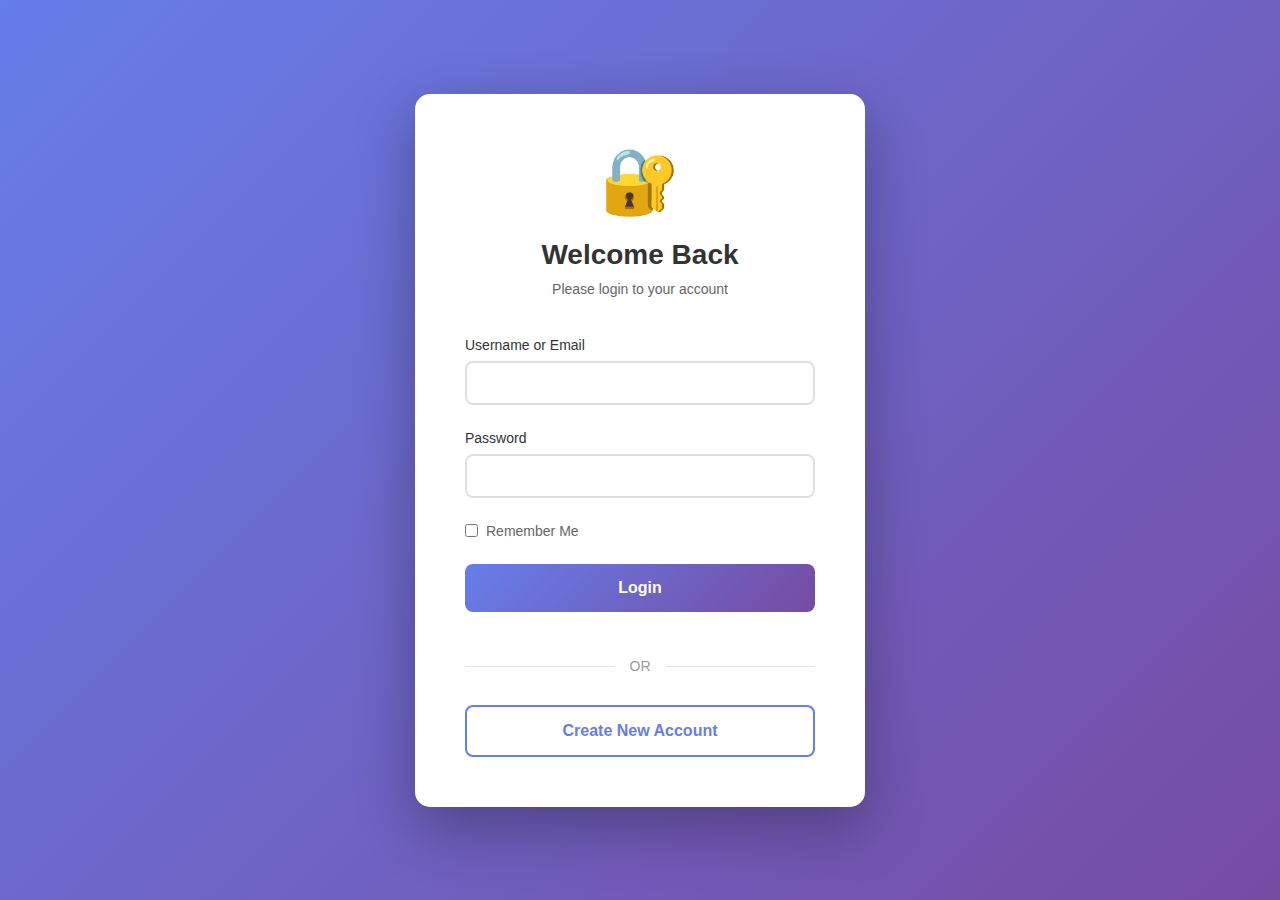
<file: login.html>
<!DOCTYPE html>
<html lang="en">
<head>
    <meta charset="UTF-8">
    <meta name="viewport" content="width=device-width, initial-scale=1.0">
    <title>Login</title>
    <style>
        * {
            margin: 0;
            padding: 0;
            box-sizing: border-box;
        }

        body {
            font-family: 'Segoe UI', Tahoma, Geneva, Verdana, sans-serif;
            background: linear-gradient(135deg, #667eea 0%, #764ba2 100%);
            min-height: 100vh;
            display: flex;
            justify-content: center;
            align-items: center;
            padding: 20px;
        }

        .container {
            background: white;
            border-radius: 15px;
            box-shadow: 0 20px 60px rgba(0, 0, 0, 0.3);
            padding: 50px;
            width: 100%;
            max-width: 450px;
        }

        .header {
            text-align: center;
            margin-bottom: 40px;
        }

        .icon {
            font-size: 64px;
            margin-bottom: 20px;
        }

        h1 {
            color: #333;
            margin-bottom: 10px;
            font-size: 28px;
        }

        .subtitle {
            color: #666;
            font-size: 14px;
        }

        .form-group {
            margin-bottom: 25px;
        }

        label {
            display: block;
            margin-bottom: 8px;
            color: #333;
            font-weight: 500;
            font-size: 14px;
        }

        input[type="text"],
        input[type="password"] {
            width: 100%;
            padding: 12px 15px;
            border: 2px solid #e0e0e0;
            border-radius: 8px;
            font-size: 14px;
            transition: all 0.3s ease;
        }

        input[type="text"]:focus,
        input[type="password"]:focus {
            outline: none;
            border-color: #667eea;
            box-shadow: 0 0 0 3px rgba(102, 126, 234, 0.1);
        }

        .remember-me {
            display: flex;
            align-items: center;
            margin-bottom: 25px;
            font-size: 14px;
            color: #666;
        }

        .remember-me input[type="checkbox"] {
            margin-right: 8px;
            cursor: pointer;
        }

        .login-btn {
            width: 100%;
            background: linear-gradient(135deg, #667eea 0%, #764ba2 100%);
            color: white;
            border: none;
            padding: 15px;
            border-radius: 8px;
            font-size: 16px;
            font-weight: 600;
            cursor: pointer;
            transition: transform 0.2s ease, box-shadow 0.3s ease;
            margin-bottom: 15px;
        }

        .login-btn:hover:not(:disabled) {
            transform: translateY(-2px);
            box-shadow: 0 10px 20px rgba(102, 126, 234, 0.3);
        }

        .login-btn:disabled {
            opacity: 0.5;
            cursor: not-allowed;
        }

        .divider {
            text-align: center;
            margin: 30px 0;
            position: relative;
        }

        .divider::before {
            content: '';
            position: absolute;
            left: 0;
            top: 50%;
            width: 100%;
            height: 1px;
            background: #e0e0e0;
        }

        .divider span {
            background: white;
            padding: 0 15px;
            color: #999;
            font-size: 14px;
            position: relative;
            z-index: 1;
        }

        .register-section {
            text-align: center;
        }

        .register-btn {
            width: 100%;
            background: white;
            color: #667eea;
            border: 2px solid #667eea;
            padding: 15px;
            border-radius: 8px;
            font-size: 16px;
            font-weight: 600;
            cursor: pointer;
            transition: all 0.3s ease;
        }

        .register-btn:hover {
            background: #667eea;
            color: white;
            transform: translateY(-2px);
            box-shadow: 0 10px 20px rgba(102, 126, 234, 0.3);
        }

        .error-message {
            background: #fee;
            color: #c33;
            padding: 12px;
            border-radius: 8px;
            margin-bottom: 20px;
            font-size: 14px;
            display: none;
        }

        .error-message.show {
            display: block;
        }

        @media (max-width: 768px) {
            .container {
                padding: 30px 20px;
            }
        }
    </style>
</head>
<body>
    <div class="container">
        <div class="header">
            <div class="icon">🔐</div>
            <h1>Welcome Back</h1>
            <p class="subtitle">Please login to your account</p>
        </div>

        <div class="error-message" id="errorMessage"></div>

        <form id="loginForm">
            <div class="form-group">
                <label for="username">Username or Email</label>
                <input type="text" id="username" name="username" required autocomplete="username">
            </div>

            <div class="form-group">
                <label for="password">Password</label>
                <input type="password" id="password" name="password" required autocomplete="current-password">
            </div>

            <label class="remember-me">
                <input type="checkbox" id="rememberMe">
                Remember Me
            </label>

            <button type="submit" class="login-btn" id="loginBtn">Login</button>
        </form>

        <div class="divider">
            <span>OR</span>
        </div>

        <div class="register-section">
            <button type="button" class="register-btn" onclick="window.location.href='/register'">
                Create New Account
            </button>
        </div>
    </div>

    <script>
        const loginForm = document.getElementById('loginForm');
        const errorMessage = document.getElementById('errorMessage');
        const loginBtn = document.getElementById('loginBtn');

        // 显示错误信息
        function showError(message) {
            errorMessage.textContent = message;
            errorMessage.classList.add('show');
            setTimeout(() => {
                errorMessage.classList.remove('show');
            }, 5000);
        }

        // 表单提交
        loginForm.addEventListener('submit', async (e) => {
            e.preventDefault();
            
            const username = document.getElementById('username').value.trim();
            const password = document.getElementById('password').value;
            const rememberMe = document.getElementById('rememberMe').checked;

            if (!username || !password) {
                showError('请填写用户名和密码');
                return;
            }

            // 禁用按钮防止重复提交
            loginBtn.disabled = true;
            loginBtn.textContent = '登录中...';

            try {
                const response = await fetch('/api/login', {
                    method: 'POST',
                    headers: {
                        'Content-Type': 'application/json',
                    },
                    body: JSON.stringify({
                        username: username,
                        password: password,
                        rememberMe: rememberMe
                    })
                });

                const result = await response.json();

                if (!response.ok) {
                    throw new Error(result.detail || 'Login failed');
                }

                // Login successful, save token and user data
                if (result.token) {
                    localStorage.setItem('token', result.token);
                }
                localStorage.setItem('userData', JSON.stringify(result.data));

                // 直接跳转到个人主页
                window.location.href = '/dashboard';

            } catch (error) {
                console.error('登录错误:', error);
                showError(error.message);
            } finally {
                loginBtn.disabled = false;
                loginBtn.textContent = 'Login';
            }
        });

        // Enter key shortcut for login
        document.addEventListener('keypress', (e) => {
            if (e.key === 'Enter' && !loginBtn.disabled) {
                loginForm.dispatchEvent(new Event('submit'));
            }
        });
    </script>
</body>
</html>
</file>
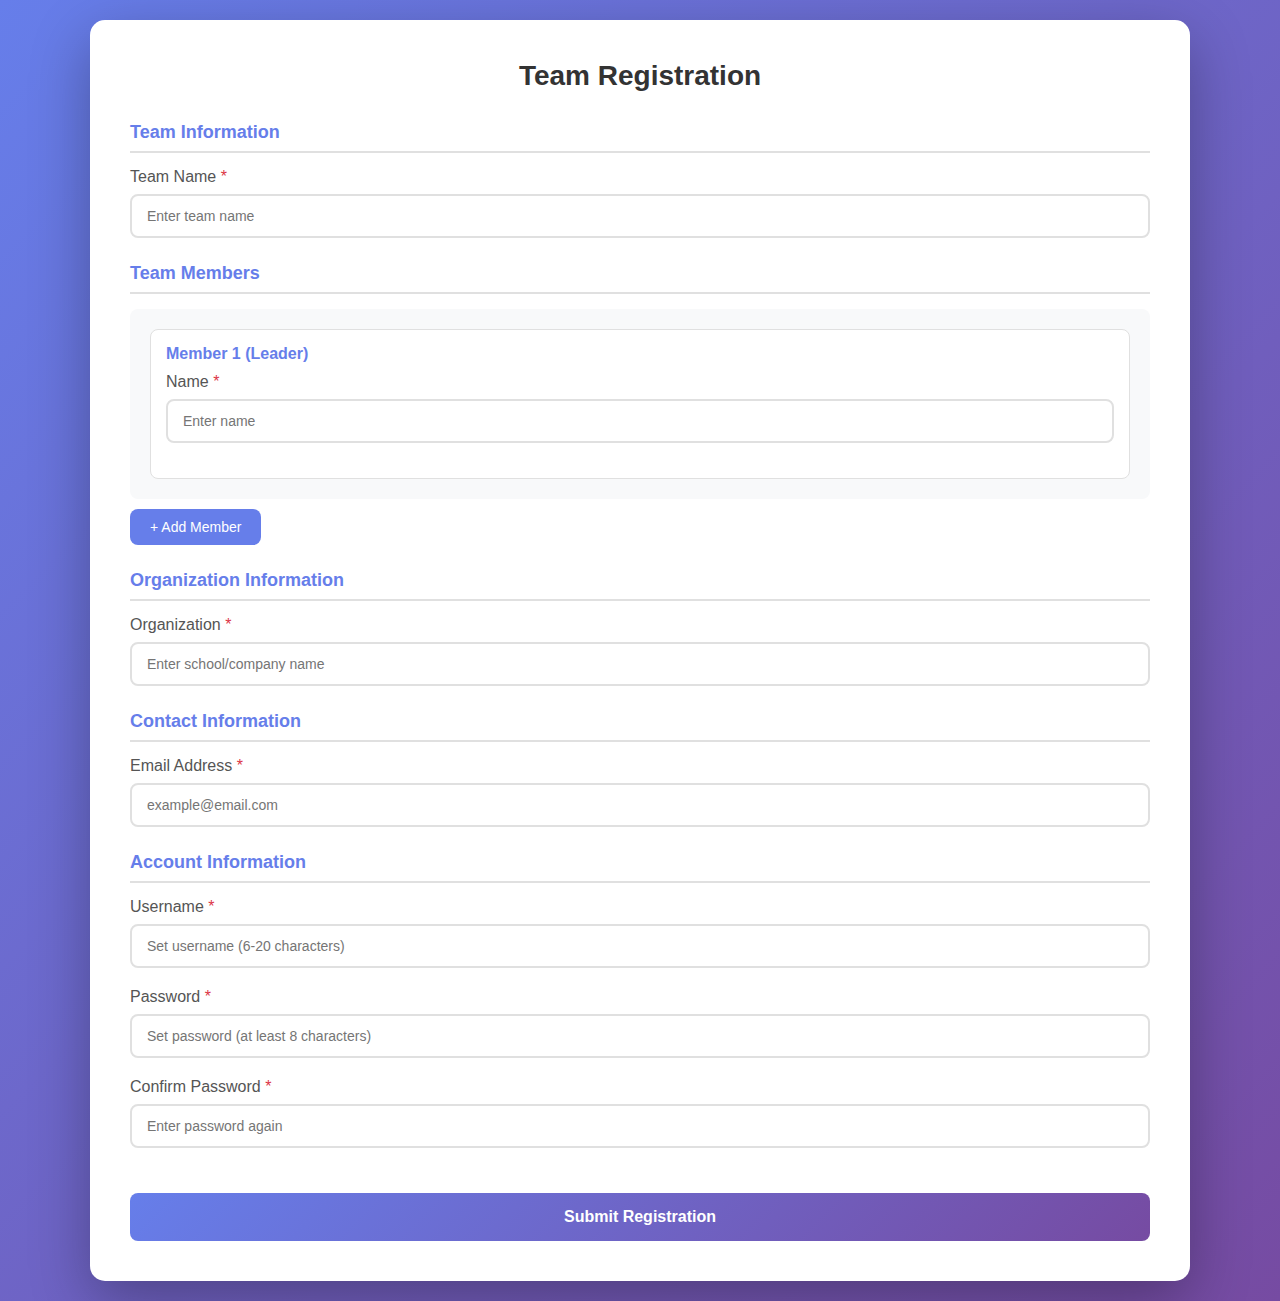
<file: register.html>
<!DOCTYPE html>
<html lang="en">
<head>
    <meta charset="UTF-8">
    <meta name="viewport" content="width=device-width, initial-scale=1.0">
    <title>Team Registration</title>
    <style>
        * {
            margin: 0;
            padding: 0;
            box-sizing: border-box;
        }

        body {
            font-family: 'Segoe UI', Tahoma, Geneva, Verdana, sans-serif;
            background: linear-gradient(135deg, #667eea 0%, #764ba2 100%);
            min-height: 100vh;
            display: flex;
            justify-content: center;
            align-items: center;
            padding: 20px;
        }

        .container {
            background: white;
            border-radius: 15px;
            box-shadow: 0 20px 60px rgba(0, 0, 0, 0.3);
            padding: 40px;
            width: 100%;
            max-width: 1100px;
        }

        h1 {
            text-align: center;
            color: #333;
            margin-bottom: 30px;
            font-size: 28px;
        }

        .form-section {
            margin-bottom: 25px;
        }

        .section-title {
            color: #667eea;
            font-size: 18px;
            font-weight: 600;
            margin-bottom: 15px;
            padding-bottom: 8px;
            border-bottom: 2px solid #e0e0e0;
        }

        .form-group {
            margin-bottom: 20px;
        }

        label {
            display: block;
            margin-bottom: 8px;
            color: #555;
            font-weight: 500;
        }

        input[type="text"],
        input[type="email"],
        input[type="password"],
        textarea {
            width: 100%;
            padding: 12px 15px;
            border: 2px solid #e0e0e0;
            border-radius: 8px;
            font-size: 14px;
            transition: all 0.3s ease;
            font-family: inherit;
        }

        input:focus,
        textarea:focus {
            outline: none;
            border-color: #667eea;
            box-shadow: 0 0 0 3px rgba(102, 126, 234, 0.1);
        }

        textarea {
            resize: vertical;
            min-height: 80px;
        }

        .team-members {
            background: #f8f9fa;
            padding: 20px;
            border-radius: 8px;
            margin-top: 10px;
        }

        .member-item {
            background: white;
            padding: 15px;
            border-radius: 8px;
            margin-bottom: 15px;
            border: 1px solid #e0e0e0;
        }

        .member-item:last-child {
            margin-bottom: 0;
        }

        .member-header {
            font-weight: 600;
            color: #667eea;
            margin-bottom: 10px;
        }

        .add-member-btn {
            background: #667eea;
            color: white;
            border: none;
            padding: 10px 20px;
            border-radius: 8px;
            cursor: pointer;
            font-size: 14px;
            margin-top: 10px;
            transition: background 0.3s ease;
        }

        .add-member-btn:hover {
            background: #5568d3;
        }

        .remove-member-btn {
            background: #dc3545;
            color: white;
            border: none;
            padding: 5px 15px;
            border-radius: 5px;
            cursor: pointer;
            font-size: 12px;
            float: right;
            transition: background 0.3s ease;
        }

        .remove-member-btn:hover {
            background: #c82333;
        }

        .submit-btn {
            width: 100%;
            background: linear-gradient(135deg, #667eea 0%, #764ba2 100%);
            color: white;
            border: none;
            padding: 15px;
            border-radius: 8px;
            font-size: 16px;
            font-weight: 600;
            cursor: pointer;
            transition: transform 0.2s ease, box-shadow 0.3s ease;
            margin-top: 20px;
        }

        .submit-btn:hover {
            transform: translateY(-2px);
            box-shadow: 0 10px 20px rgba(102, 126, 234, 0.3);
        }

        .submit-btn:active {
            transform: translateY(0);
        }

        .required {
            color: #dc3545;
        }

        @media (max-width: 768px) {
            .container {
                padding: 25px;
            }

            h1 {
                font-size: 24px;
            }
        }
    </style>
</head>
<body>
    <div class="container">
        <h1>Team Registration</h1>
        <form id="registerForm">
            <!-- 团队信息 -->
            <div class="form-section">
                <div class="section-title">Team Information</div>
                <div class="form-group">
                    <label for="teamName">Team Name <span class="required">*</span></label>
                    <input type="text" id="teamName" name="teamName" required placeholder="Enter team name">
                </div>
            </div>

            <!-- 队员信息 -->
            <div class="form-section">
                <div class="section-title">Team Members</div>
                <div id="membersContainer" class="team-members">
                    <div class="member-item" data-member="1">
                        <div class="member-header">Member 1 (Leader)</div>
                        <div class="form-group">
                            <label>Name <span class="required">*</span></label>
                            <input type="text" name="member1Name" required placeholder="Enter name">
                        </div>
                    </div>
                </div>
                <button type="button" class="add-member-btn" onclick="addMember()">+ Add Member</button>
            </div>

            <!-- 单位信息 -->
            <div class="form-section">
                <div class="section-title">Organization Information</div>
                <div class="form-group">
                    <label for="organization">Organization <span class="required">*</span></label>
                    <input type="text" id="organization" name="organization" required placeholder="Enter school/company name">
                </div>
            </div>

            <!-- 联系信息 -->
            <div class="form-section">
                <div class="section-title">Contact Information</div>
                <div class="form-group">
                    <label for="email">Email Address <span class="required">*</span></label>
                    <input type="email" id="email" name="email" required placeholder="example@email.com">
                </div>
            </div>

            <!-- 账号信息 -->
            <div class="form-section">
                <div class="section-title">Account Information</div>
                <div class="form-group">
                    <label for="username">Username <span class="required">*</span></label>
                    <input type="text" id="username" name="username" required placeholder="Set username (6-20 characters)" minlength="6" maxlength="20">
                </div>
                <div class="form-group">
                    <label for="password">Password <span class="required">*</span></label>
                    <input type="password" id="password" name="password" required placeholder="Set password (at least 8 characters)" minlength="8">
                </div>
                <div class="form-group">
                    <label for="confirmPassword">Confirm Password <span class="required">*</span></label>
                    <input type="password" id="confirmPassword" name="confirmPassword" required placeholder="Enter password again" minlength="8">
                </div>
            </div>

            <button type="submit" class="submit-btn">Submit Registration</button>
        </form>
    </div>

    <script>
        let memberCount = 1;

        // 添加队员
        function addMember() {
            memberCount++;
            const membersContainer = document.getElementById('membersContainer');
            const memberItem = document.createElement('div');
            memberItem.className = 'member-item';
            memberItem.setAttribute('data-member', memberCount);
            memberItem.innerHTML = `
                <div class="member-header">
                    Member ${memberCount}
                    <button type="button" class="remove-member-btn" onclick="removeMember(this)">Remove</button>
                </div>
                <div class="form-group">
                    <label>Name <span class="required">*</span></label>
                    <input type="text" name="member${memberCount}Name" required placeholder="Enter name">
                </div>
            `;
            membersContainer.appendChild(memberItem);
        }

        // 删除队员
        function removeMember(btn) {
            const memberItem = btn.closest('.member-item');
            if (document.querySelectorAll('.member-item').length > 1) {
                memberItem.remove();
                updateMemberNumbers();
            } else {
                alert('At least one member must be kept!');
            }
        }

        // 更新队员编号
        function updateMemberNumbers() {
            const members = document.querySelectorAll('.member-item');
            members.forEach((member, index) => {
                const header = member.querySelector('.member-header');
                if (index === 0) {
                    header.innerHTML = 'Member 1 (Leader)';
                } else {
                    header.innerHTML = `Member ${index + 1}<button type="button" class="remove-member-btn" onclick="removeMember(this)">Remove</button>`;
                }
            });
        }

        // 表单提交
        document.getElementById('registerForm').addEventListener('submit', function(e) {
            e.preventDefault();
            
            // 验证密码
            const password = document.getElementById('password').value;
            const confirmPassword = document.getElementById('confirmPassword').value;
            
            if (password !== confirmPassword) {
                alert('Passwords do not match, please try again!');
                return;
            }

            // 收集表单数据
            const data = {};
            
            // 基本信息 - 直接从表单元素获取
            data.teamName = document.getElementById('teamName').value;
            data.organization = document.getElementById('organization').value;
            data.orgAddress = '';  // 当前表单中没有这个字段
            data.email = document.getElementById('email').value;
            data.username = document.getElementById('username').value;
            data.password = document.getElementById('password').value;
            
            // 队员信息 - 直接从每个 member-item 中读取实际的 input
            data.members = [];
            const memberItems = document.querySelectorAll('.member-item');
            memberItems.forEach((item, index) => {
                // 直接从当前 item 中查找 input 元素
                const nameInput = item.querySelector('input[name*="Name"]');
                if (nameInput && nameInput.value) {
                    data.members.push({
                        name: nameInput.value,
                        contact: '',  // 当前表单中没有联系方式字段
                        isLeader: index === 0
                    });
                }
            });

            console.log('Data to be submitted:', data);  // For debugging

            // Submit to server
            fetch('/api/register', {
                method: 'POST',
                headers: {
                    'Content-Type': 'application/json',
                },
                body: JSON.stringify(data)
            })
            .then(response => {
                if (!response.ok) {
                    return response.json().then(err => {
                        throw new Error(err.detail || 'Registration failed');
                    });
                }
                return response.json();
            })
            .then(result => {
                alert('Verification code has been sent to your email!\nPlease check your email and enter the code to complete registration.');
                // Redirect to verification page with email
                window.location.href = '/verify?email=' + encodeURIComponent(data.email);
            })
            .catch(error => {
                console.error('Registration error:', error);
                alert('Registration failed: ' + error.message);
            });
        });
    </script>
</body>
</html>
</file>
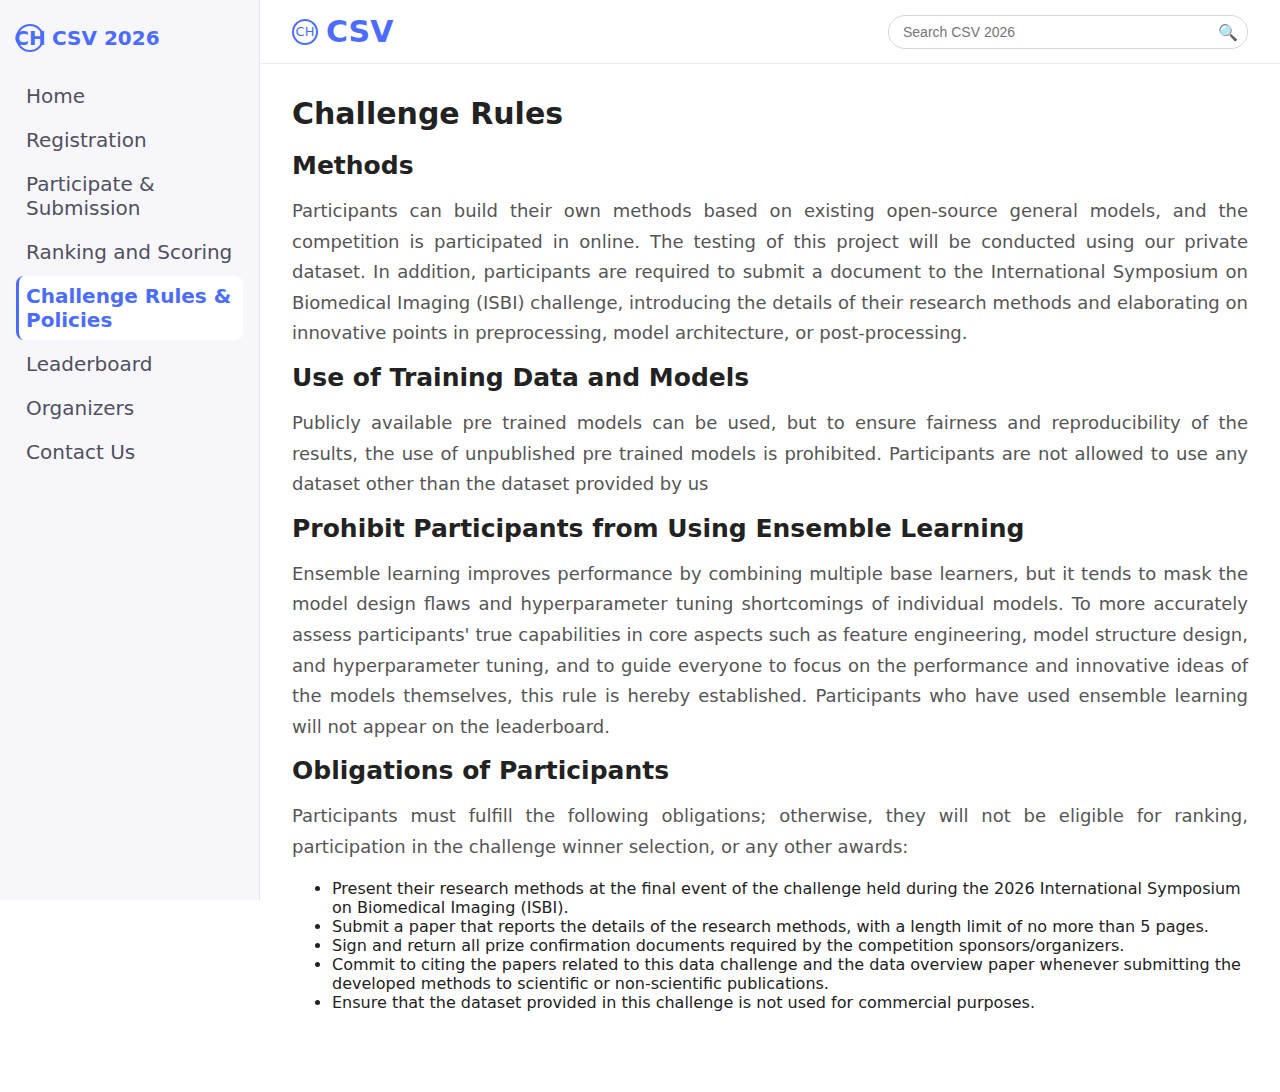
<file: front_website/rules.html>
<!DOCTYPE html>
<html lang="en">
<head>
  <meta charset="UTF-8">
  <title>CSV 2026 Challenge - Rules</title>
  <meta name="viewport" content="width=device-width, initial-scale=1">
  <!-- 和首页共用同一个 CSS -->
  <link rel="stylesheet" href="main.css">
</head>
<body>
  <div class="app-layout">
    <!-- 左侧栏 -->
    <aside class="sidebar">
      <div class="sidebar-header">
        <div class="sidebar-logo-mark">CH</div>
        <span class="sidebar-title">CSV 2026</span>
      </div>

      <nav class="sidebar-nav">
        <a href="index.html" class="nav-item">Home</a>
        <a href="registration.html" class="nav-item">Registration</a>
        <a href="participate.html" class="nav-item">Participate &amp; Submission</a>
        <a href="assessment.html" class="nav-item">Ranking and Scoring</a>
        <a href="rules.html" class="nav-item active">Challenge Rules &amp; Policies</a>
        <a href="leaderboard.html" class="nav-item">Leaderboard</a>
        <a href="organizers.html" class="nav-item">Organizers</a>
        <a href="contact.html" class="nav-item">Contact Us</a>
      </nav>
    </aside>

    <!-- 右侧区域 -->
    <div class="content-area">
      <!-- 顶部条 -->
      <header class="top-bar">
        <div class="top-brand">
          <span class="top-logo-mark">CH</span>
          <span class="top-title">CSV</span>
        </div>
        <div class="search-box">
          <input type="search" class="search-input" placeholder="Search CSV 2026">
          <span class="search-icon">🔍</span>
        </div>
      </header>
      <main class="main-content">
        <h1 class="page-title">Challenge Rules</h1>

        <h2 class="subtitle">Methods</h2>
        <p>
          Participants can build their own methods based on existing open-source general models, and the 
          competition is participated in online. The testing of this project will be conducted using our 
          private dataset. In addition, participants are required to submit a document to the International 
          Symposium on Biomedical Imaging (ISBI) challenge, introducing the details of their research methods 
          and elaborating on innovative points in preprocessing, model architecture, or post-processing.
        </p>

        <h2 class="subtitle">Use of Training Data and Models</h2>
        <p>
          Publicly available pre trained models can be used, but to ensure fairness and reproducibility of the 
          results, the use of unpublished pre trained models is prohibited. Participants are not allowed to use 
          any dataset other than the dataset provided by us
        </p>

        <h2 class="subtitle">Prohibit Participants from Using Ensemble Learning</h2>
        <p>
          Ensemble learning improves performance by combining multiple base learners, but it tends to mask the model 
          design flaws and hyperparameter tuning shortcomings of individual models. To more accurately assess participants' 
          true capabilities in core aspects such as feature engineering, model structure design, and hyperparameter tuning, 
          and to guide everyone to focus on the performance and innovative ideas of the models themselves, this rule is hereby 
          established. Participants who have used ensemble learning will not appear on the leaderboard.
        </p>

        <h2 class="subtitle">Obligations of Participants</h2>
        <p>
          Participants must fulfill the following obligations; otherwise, they will not be eligible for ranking, participation 
          in the challenge winner selection, or any other awards:
        </p>
        <ul>
        <li>Present their research methods at the final event of the challenge held during the 2026 International Symposium on Biomedical Imaging (ISBI).</li>
        <li>Submit a paper that reports the details of the research methods, with a length limit of no more than 5 pages.</li>
        <li>Sign and return all prize confirmation documents required by the competition sponsors/organizers.</li>
        <li>Commit to citing the papers related to this data challenge and the data overview paper whenever submitting the developed methods to scientific or non-scientific publications.</li>
        <li>Ensure that the dataset provided in this challenge is not used for commercial purposes.</li>
      </ul>
      </main>
    </div>
  </div>
</body>
</html>
</file>
<file: front_website/main.css>
:root {
  --primary: #4b6cff;
  --sidebar-bg: #f7f6fb;
  --sidebar-border: #e2e1f0;
  --text-main: #222222;
  --text-muted: #555555;
  --link: #4b6cff;
}

/* 全局基础样式 */
* {
  box-sizing: border-box;
}

body {
  margin: 0;
  font-family: -apple-system, BlinkMacSystemFont, "Segoe UI", system-ui,
    sans-serif;
  color: var(--text-main);
  background: #ffffff;
}

a {
  color: var(--link);
  text-decoration: none;
}

a:hover {
  text-decoration: underline;
}

/* 布局 */
.app-layout {
  display: flex;
  min-height: 100vh;
}

/* 左侧栏加宽 */
.sidebar {
  width: 260px;
  background: var(--sidebar-bg);
  border-right: 1px solid var(--sidebar-border);
  padding: 24px 16px;
  display: flex;
  flex-direction: column;
  gap: 24px;

  /* 关键：滚动时固定在视口左侧 */
  position: sticky;
  top: 0;
  align-self: flex-start;
  height: 100vh;       /* 占满屏幕高度 */
  overflow-y: auto;    /* 菜单很多时，侧栏内部可以单独滚动 */
}

/* 左上角标题 */
.sidebar-header {
  display: flex;
  align-items: center;
  gap: 8px;
}

.sidebar-logo-mark {
  width: 28px;
  height: 28px;
  border-radius: 50%;
  border: 2px solid var(--primary);
  display: flex;
  align-items: center;
  justify-content: center;
  font-size: 20px;
  color: var(--primary);
  font-weight: 600;
}

.sidebar-title {
  font-weight: 700;
  font-size: 20px;
  color: var(--primary);
}

/* 左侧导航 */
.sidebar-nav {
  display: flex;
  flex-direction: column;
  gap: 4px;
  font-size: 20px;
}

.nav-item {
  display: block;
  padding: 8px 10px;
  border-radius: 8px;
  color: #505060;
}

.nav-item:hover {
  background: #ecebfb;
}

.nav-item.active {
  background: #ffffff;
  color: var(--primary);
  font-weight: 600;
  border-left: 3px solid var(--primary);
  padding-left: 7px;
}

/* 右侧区域 */
.content-area {
  flex: 1;
  display: flex;
  flex-direction: column;
  min-width: 0;
}

/* 顶部栏 */
.top-bar {
  display: flex;
  align-items: center;
  justify-content: space-between;
  padding: 14px 32px;
  border-bottom: 1px solid #ececf3;
}

.top-brand {
  display: flex;
  align-items: center;
  gap: 8px;
}

.top-logo-mark {
  width: 26px;
  height: 26px;
  border-radius: 50%;
  border: 2px solid var(--primary);
  display: inline-flex;
  align-items: center;
  justify-content: center;
  font-size: 13px;
  color: var(--primary);
}

.top-title {
  font-weight: 600;
  font-size: 30px;
  color: var(--primary);
}

/* 搜索框 */
.search-box {
  position: relative;             /* 作为结果浮层的定位容器 */
  display: flex;
  align-items: center;
  max-width: 360px;
  width: 100%;
}

.search-input {
  width: 100%;
  padding: 8px 34px 8px 14px;
  border-radius: 999px;
  border: 1px solid #d5d5e5;
  font-size: 14px;
  outline: none;
}

.search-input:focus {
  border-color: var(--primary);
  box-shadow: 0 0 0 2px rgba(75, 108, 255, 0.2);
}

.search-icon {
  position: absolute;
  right: 10px;
  top: 50%;
  transform: translateY(-50%);
  font-size: 16px;
  color: #a0a0b5;
  pointer-events: none;
}

/* 正文区域 */
.main-content {
  max-width: 1200px;          /* 正文最大宽度 */
  margin: 32px auto 64px;
  padding: 0 32px;
}

.page-title {
  font-size: 30px;
  font-weight: 600;
  margin: 0 0 20px;
}

/* 横幅图片：自定义大小 + 居中 */
.hero-center {
  text-align: center;          /* 让图片居中 */
  margin: 8px 0 28px;
}

/*
 * 这里就是图片大小控制：
 * - width: 900px      → 正常情况下的“理想”宽度，你可以随意改，比如 800、1000
 * - max-width: calc(100vw - 320px)
 *   100vw  是视口宽度
 *   320px ≈ 左侧栏260px + 右侧内边距/安全间距
 *   这样可以防止太窄屏幕时出现横向滚动条
 */
.hero-img {
  display: inline-block;
  width: 1100px;                         /* ✅ 自定义大小，想多大改这里 */
  max-width: calc(100vw - 320px);       /* ✅ 窄屏时自动缩小，避免横向滚动 */
  height: auto;
  border-radius: 10px;                  /* 可选：圆角 */
}

/* 副标题 & 正文文字 */
.subtitle {
  font-size: 25px;
  font-weight: 600;
  margin: 0 0 16px;
}

.main-content p {
  font-size: 18px;
  line-height: 1.7;
  color: var(--text-muted);
  margin: 0 0 14px;
  text-align: justify;
  text-justify: inter-word;  
}

/* 响应式：窗口非常窄时（比如平板/手机）简单调整一下布局 */
@media (max-width: 900px) {
  .app-layout {
    flex-direction: column;
  }

  .sidebar {
    width: 100%;
    flex-direction: row;
    align-items: flex-start;
    overflow-x: auto;
  }

  .main-content {
    padding: 0 16px;
  }

  .hero-img {
    width: 100%;
    max-width: 100%;
  }
}
/* 标题样式（上面那句长标题） */
.schedule-heading {
  font-family: "Georgia", "Times New Roman", serif;
  font-size: 22px;
  font-weight: 600;
  color: #6b3440;            /* 接近你截图里的暗红色 */
  margin: 32px 0 24px;
}

/* 整个时间表容器 */
.schedule {
  margin-top: 8px;
}

/* 每一行（一个阶段） */
.schedule-item {
  display: flex;
  column-gap: 40px;          /* 日期和内容之间的间距 */
  margin-bottom: 24px;       /* 行间距 */
}

/* 左侧日期 */
.schedule-date {
  min-width: 220px;          /* 日期栏宽度，根据需要可调 */
  font-size: 18px;
  color: #555;
}

/* 右侧标题 + 文本容器 */
.schedule-body {
  flex: 1;
}

/* 阶段标题 */
.schedule-title {
  font-family: "Georgia", "Times New Roman", serif;
  font-size: 20px;
  font-weight: 600;
  color: #6b3440;
  margin-bottom: 4px;
}

/* 描述文字 */
.schedule-desc {
  font-size: 16px;
  color: #555;
  line-height: 1.6;
  text-align: justify;       /* 左右对齐，和你正文保持一致 */
}

/* 窄屏下的响应式：改成上下排列 */
@media (max-width: 768px) {
  .schedule-item {
    flex-direction: column;
    row-gap: 4px;
  }

  .schedule-date {
    min-width: auto;
    font-weight: 500;
  }
}

/* 下拉结果浮层：紧贴输入框下方，覆盖在内容上，不挤开布局 */
.site-search-results {
  position: absolute;
  top: calc(100% + 4px);          /* 正好在输入框下面，再留 4px 间距 */
  left: 0;
  width: 100%;

  background: #ffffff;
  border-radius: 12px;
  box-shadow: 0 8px 16px rgba(15, 23, 42, 0.12);
  border: 1px solid #e2e1f0;
  z-index: 999;                   /* 保证浮在图片和正文上面 */

  max-height: 320px;              /* 结果太多时内部滚动 */
  overflow-y: auto;
}

/* 结果条目卡片样式 */
.sr-item {
  display: block;
  padding: 8px 12px;
  text-decoration: none;
  border-bottom: 1px solid #f1f0fb;
}

.sr-item:last-child {
  border-bottom: none;
}

.sr-title {
  font-size: 14px;
  font-weight: 600;
  color: #1f2933;
}

.sr-text {
  font-size: 12px;
  color: #6b7280;
  margin-top: 2px;
}

.sr-item:hover {
  background: #f5f4ff;
}

.sr-empty {
  padding: 8px 12px;
  font-size: 12px;
  color: #6b7280;
}
</file>
